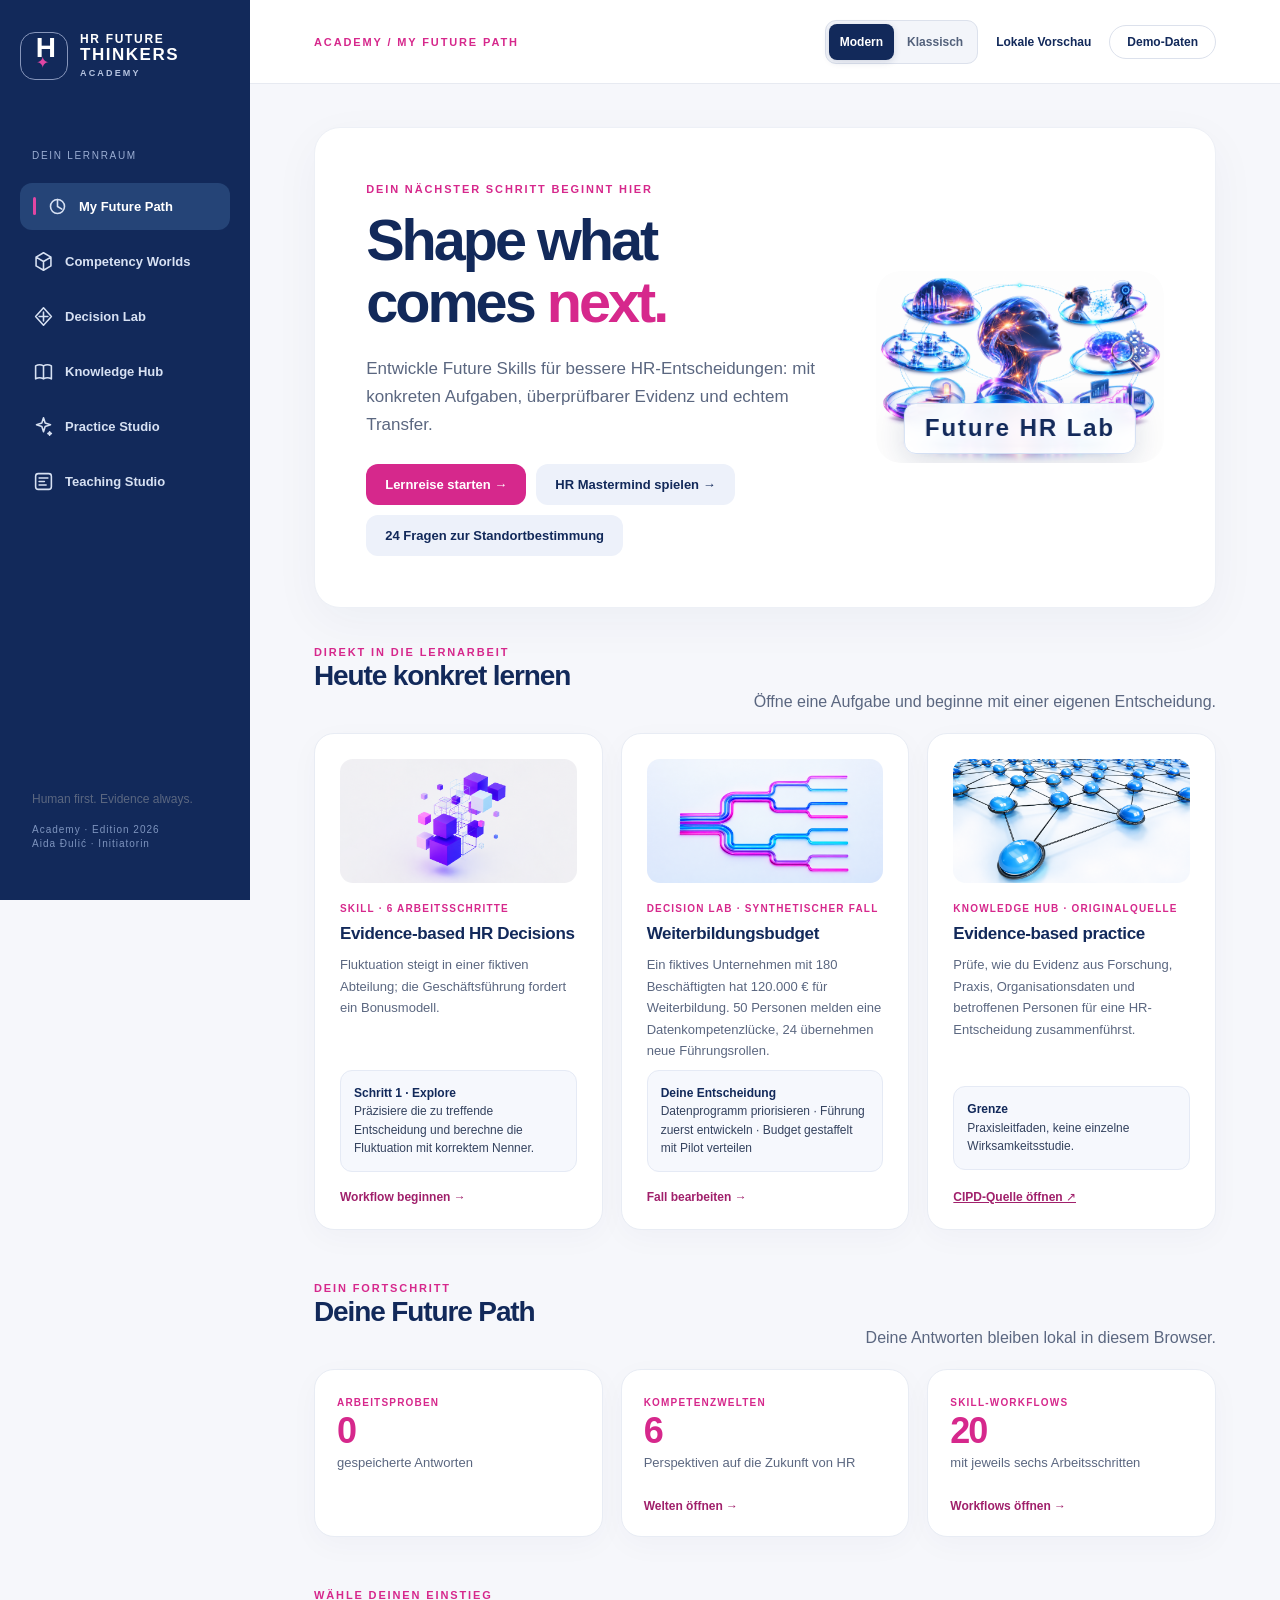
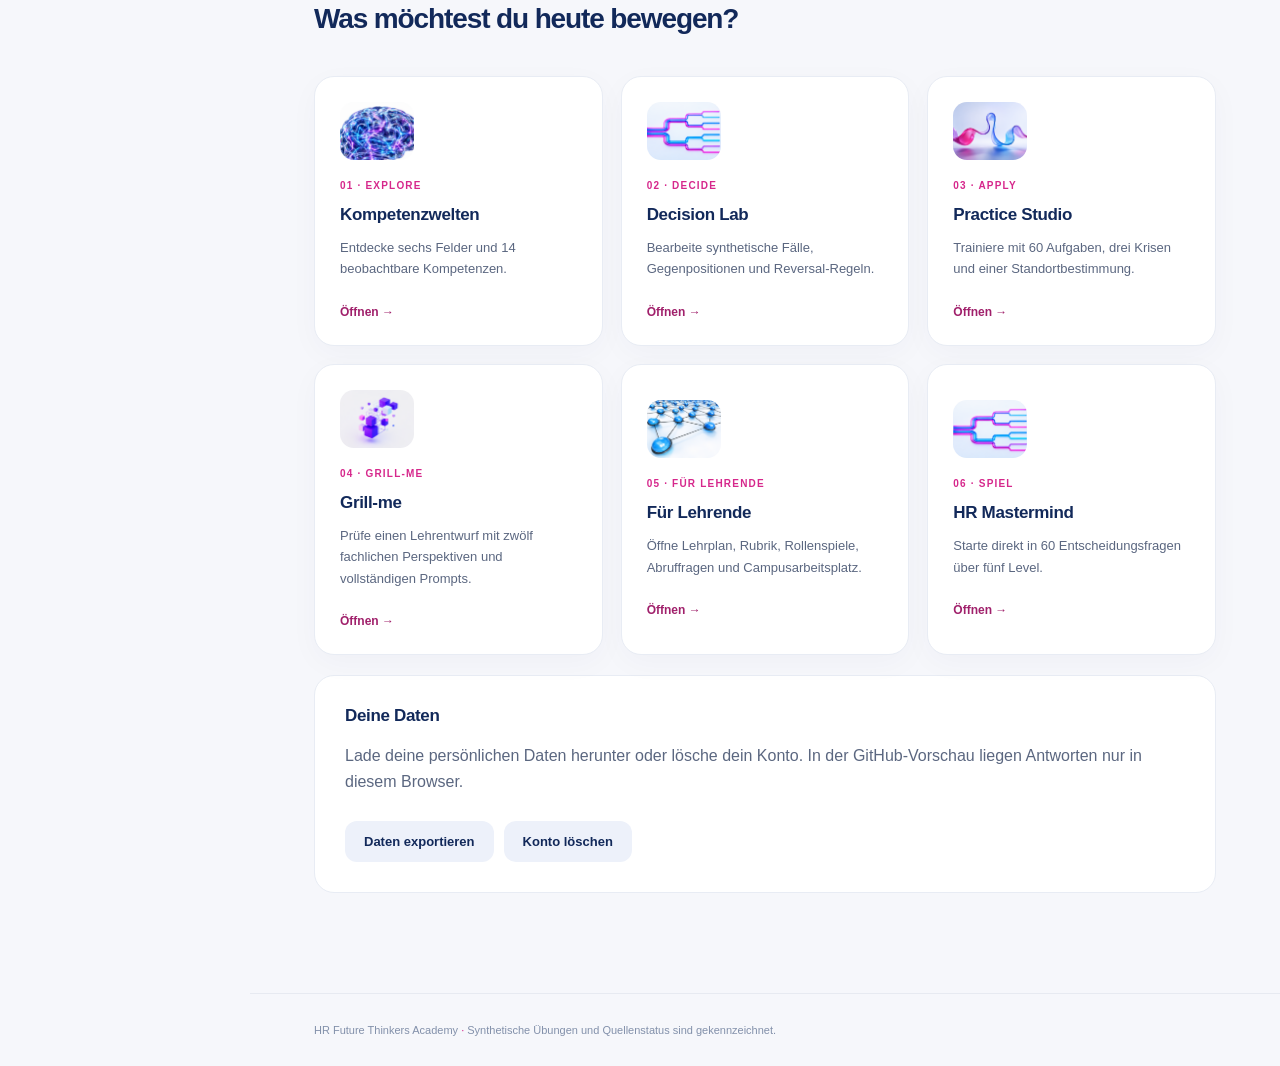
<file: index.html>
<!doctype html><html lang="de" data-static-preview="true"><head><meta charset="utf-8"><meta name="viewport" content="width=device-width,initial-scale=1"><meta name="theme-color" content="#12295a"><meta name="description" content="HR Future Thinkers Academy – evidenzbasiert lernen, entscheiden und transferieren."><title>HR Future Thinkers Academy</title><link rel="stylesheet" href="./app.css"></head><body>
<a class="skip" href="#main">Zum Inhalt springen</a><div class="shell"><aside class="sidebar" aria-label="Hauptnavigation"><a class="brand" href="#path" data-action="nav" data-id="path"><span class="brand-mark">H<span>✦</span></span><span>HR FUTURE<br><strong>THINKERS</strong><small>ACADEMY</small></span></a><p class="nav-label">DEIN LERNRAUM</p><nav id="nav"></nav><div class="side-bottom"><p>Human first. Evidence always.</p><span>Academy · Edition 2026<br>Aida Đulić · Initiatorin</span></div></aside>
<div class="workspace"><header class="topbar"><button id="menu" class="menu" aria-label="Menü öffnen">☰</button><span class="eyebrow" id="breadcrumb">ACADEMY / MY FUTURE PATH</span><div class="top-actions"><div class="theme-switch" role="group" aria-label="Design wählen"><button type="button" id="theme-modern" data-theme-choice="modern" aria-pressed="true">Modern</button><button type="button" id="theme-classic" data-theme-choice="classic" aria-pressed="false">Klassisch</button></div><span id="user-label">Gastmodus</span><button id="account" class="pill">Anmelden</button></div></header><main id="main" tabindex="-1"></main><footer>HR Future Thinkers Academy <span>·</span> Synthetische Übungen und Quellenstatus sind gekennzeichnet.</footer></div></div><div id="toast" role="status" aria-live="polite"></div><script src="./theme.js" defer></script><script type="module" src="./app.js"></script></body></html>
</file>
<file: app.css>
:root{font-family:Manrope,'Segoe UI',sans-serif;color:#12295a;background:#f6f7fb;font-synthesis:none}*{box-sizing:border-box}body{margin:0}button,input,textarea,select{font:inherit}button{cursor:pointer}a{color:inherit}a:focus-visible,button:focus-visible,input:focus-visible,textarea:focus-visible,select:focus-visible{outline:3px solid #d6288c;outline-offset:3px}.skip{position:absolute;top:-100px;z-index:99;background:#fff;padding:12px}.skip:focus{top:0}.shell{display:grid;grid-template-columns:250px 1fr;min-height:100vh}.sidebar{background:#12295a;color:#fff;padding:32px 20px;display:flex;flex-direction:column;position:sticky;top:0;height:100vh}.brand{text-decoration:none;display:flex;align-items:center;gap:12px;line-height:1.08;font-size:12px;letter-spacing:.14em;font-weight:600}.brand strong{font-size:17px;letter-spacing:.09em}.brand small{display:block;font-size:9px;letter-spacing:.24em;color:#b6c4e0;margin-top:5px}.brand-mark{display:grid;place-items:center;width:48px;height:48px;border:1px solid #8796bb;border-radius:15px;font-size:28px;font-weight:800;letter-spacing:-.14em}.brand-mark span{color:#e146a3;font-size:16px;position:relative;top:-9px;left:-3px}.nav-label{font-size:10px;letter-spacing:.17em;color:#9aadd2;margin:68px 12px 18px}.sidebar nav{display:grid;gap:8px}.sidebar nav button{background:transparent;border:0;color:#d7e1f3;text-align:left;padding:13px 13px;border-radius:12px;font-size:13px;font-weight:700;display:flex;align-items:center;gap:11px;width:100%}.sidebar nav button:hover,.sidebar nav button.active{background:#254477;color:#fff}.sidebar nav button.active:before{content:'';display:block;width:3px;height:18px;border-radius:4px;background:#e146a3}.nav-icon{width:22px;text-align:center;font-size:17px}.side-bottom{margin-top:auto;padding:18px 12px;color:#bccae4;font-size:12px}.side-bottom span{font-size:10px;letter-spacing:.1em;color:#7e94be}.workspace{min-width:0}.topbar{height:84px;background:#fff;border-bottom:1px solid #e7eaf1;display:flex;align-items:center;justify-content:space-between;padding:0 5vw}.eyebrow,.kicker{text-transform:uppercase;letter-spacing:.17em;color:#d6288c;font-size:11px;font-weight:800}.top-actions{display:flex;align-items:center;gap:18px;font-size:12px;font-weight:700}.pill{border:1px solid #dce1ec;background:#fff;color:#12295a;border-radius:50px;padding:9px 17px;font-size:12px;font-weight:800}.pill:hover{border-color:#d6288c}.menu{display:none}.workspace main{padding:43px 5vw 80px;max-width:1600px;margin:auto;min-height:calc(100vh - 140px)}h1,h2,h3,p{margin-top:0}h1{font-size:clamp(34px,4.5vw,62px);line-height:1.08;letter-spacing:-.052em;margin:12px 0 21px;font-weight:800}h2{font-size:28px;letter-spacing:-.04em}h3{font-size:17px;letter-spacing:-.02em}p{line-height:1.65;color:#5b6780}.lead{font-size:17px;max-width:650px}.hero{display:grid;grid-template-columns:1.25fr .75fr;gap:30px;align-items:center;background:#fff;border:1px solid #edf0f6;border-radius:26px;padding:clamp(26px,4vw,58px);box-shadow:0 14px 48px #13285a0b}.hero-art{min-height:285px;border-radius:24px;background:radial-gradient(circle at 62% 46%,#f3c4df 0 5%,transparent 6%),radial-gradient(circle at 55% 50%,#e8d1f1 0 17%,transparent 18%),radial-gradient(circle at 50% 50%,#dce5fb 0 33%,transparent 34%),linear-gradient(145deg,#f7f3fd,#eef3fd);display:grid;place-items:center;position:relative;overflow:hidden}.hero-art:before,.hero-art:after{content:'';position:absolute;border:1px solid #b7c5e8;border-radius:50%;width:230px;height:230px;transform:rotate(40deg) scaleX(1.6)}.hero-art:after{transform:rotate(-35deg) scaleX(1.6);border-color:#dab9db}.hero-art strong{font-size:100px;color:#12295a;z-index:1;letter-spacing:-.18em;padding-right:20px}.hero-art em{color:#d6288c;font-style:normal}.actions{display:flex;flex-wrap:wrap;gap:10px;margin-top:25px}.primary,.secondary{border:0;border-radius:12px;padding:13px 19px;font-size:13px;font-weight:800}.primary{background:#d6288c;color:white}.primary:hover{background:#b0116f}.secondary{background:#edf1fa;color:#12295a}.secondary:hover{background:#dce5f6}.section-head{display:flex;justify-content:space-between;align-items:end;gap:20px;margin:48px 0 18px}.section-head p{margin:0}.grid{display:grid;grid-template-columns:repeat(3,minmax(0,1fr));gap:18px}.grid.two{grid-template-columns:repeat(2,minmax(0,1fr))}.card{background:#fff;border:1px solid #e8ecf4;border-radius:20px;padding:25px;box-shadow:0 8px 30px #13285a08}.card p{font-size:13px}.card .tag,.tag{font-size:10px;text-transform:uppercase;letter-spacing:.12em;font-weight:800;color:#d6288c}.card h3{margin:12px 0}.card button.link{border:0;background:none;color:#b0116f;font-size:12px;font-weight:800;padding:0}.card button.link:hover{text-decoration:underline}.world-art{width:52px;height:52px;border-radius:17px;background:linear-gradient(135deg,#dbe7fa,#f6dbe9);display:grid;place-items:center;color:#d6288c;font-size:25px}.world-art.horizon:before{content:'◉'}.world-art.orbit:before{content:'✧'}.world-art.grid:before{content:'▦'}.world-art.prism:before{content:'◇'}.world-art.signal:before{content:'⌁'}.world-art.compass:before{content:'✦'}.panel{background:#fff;border:1px solid #e8ecf4;border-radius:20px;padding:30px;margin:20px 0}.row{display:flex;gap:12px;align-items:center;flex-wrap:wrap}.muted{color:#6a758c;font-size:12px}.status{border-radius:30px;background:#f8e6f1;color:#a61f6d;font-weight:800;font-size:10px;padding:6px 10px}.steps{display:grid;grid-template-columns:repeat(6,1fr);gap:7px;margin:27px 0}.steps button{border:1px solid #dbe2f0;border-radius:10px;background:#fff;padding:11px 5px;color:#516180;font-size:10px;font-weight:700}.steps button.active{background:#12295a;color:#fff}.steps button.done{border-color:#d6288c}.field{display:grid;gap:8px;margin:14px 0}.field label{font-size:12px;font-weight:800}.field input,.field textarea,.field select,select.filter{width:100%;border:1px solid #cfd7e6;border-radius:11px;padding:12px 14px;background:#fff;color:#12295a}.field textarea{min-height:125px;resize:vertical}.filter{max-width:290px}.divider{border:0;border-top:1px solid #e8ecf4;margin:25px 0}.number{font-size:36px;font-weight:800;letter-spacing:-.06em;color:#d6288c}.stat{padding:22px}.stack{display:grid;gap:12px}.choice{display:block;width:100%;border:1px solid #dce3f0;background:#fff;color:#12295a;padding:15px;border-radius:12px;text-align:left;margin:8px 0}.choice:hover,.choice.selected{border-color:#d6288c;background:#fff8fc}.source{word-break:break-word;color:#a0206b;font-size:12px}.notice{border-left:3px solid #d6288c;background:#fff3f9;padding:14px 17px;border-radius:0 10px 10px 0;color:#5b4765;font-size:12px}.empty{background:#fff;border:1px dashed #cbd4e7;border-radius:18px;padding:30px;text-align:center}.mini{font-size:11px;color:#6b7690}.list{display:grid;gap:10px}.list button{width:100%;border:1px solid #e0e5ef;background:#fff;border-radius:12px;text-align:left;padding:16px;color:#12295a;font-weight:700}.list button:hover{border-color:#d6288c}footer{padding:30px 5vw;color:#8290aa;font-size:11px;border-top:1px solid #e7eaf1}footer span{color:#d6288c}#toast{position:fixed;bottom:24px;right:24px;background:#12295a;color:#fff;padding:14px 20px;border-radius:12px;box-shadow:0 10px 30px #0002;display:none;max-width:360px;font-size:13px;z-index:10}@media(max-width:1100px){.grid{grid-template-columns:repeat(2,1fr)}.hero{grid-template-columns:1fr}.hero-art{min-height:200px}}@media(max-width:760px){.shell{display:block}.sidebar{position:fixed;z-index:20;width:250px;transform:translateX(-100%);transition:transform .2s}.sidebar.open{transform:none}.menu{display:block;border:0;background:none;color:#12295a;font-size:22px}.topbar{padding:0 20px;height:68px}.eyebrow{display:none}.workspace main{padding:25px 18px 50px}.grid,.grid.two{grid-template-columns:1fr}.hero{padding:26px}.hero-art{min-height:170px}.section-head{align-items:start;flex-direction:column}.steps{grid-template-columns:repeat(3,1fr)}.top-actions{gap:8px}#user-label{display:none}}

.nav-icon{width:21px;height:21px;flex:none;display:block}.hero-art{min-height:0;background:none;display:block}.hero-art::before,.hero-art::after{display:none}.hero-art img{display:block;width:100%;height:auto;border-radius:24px}.world-illustration{display:block;width:100%;height:auto;aspect-ratio:540/320;object-fit:cover;border-radius:15px;margin-bottom:22px}.world-badge{display:block;width:74px;height:58px;object-fit:cover;border-radius:14px;margin-bottom:15px}.world-detail-art{display:block;width:min(100%,540px);height:auto;border-radius:20px;margin:24px 0 8px}.card:has(.world-illustration){padding:16px 16px 25px}.card:has(.world-illustration)>.tag,.card:has(.world-illustration)>h3,.card:has(.world-illustration)>p,.card:has(.world-illustration)>button{margin-left:9px;margin-right:9px}
.featured{margin-top:34px}.featured .section-head{margin:0 0 18px}.featured-grid{align-items:stretch}.featured-card{display:flex;flex-direction:column;gap:8px}.featured-card>img{width:100%;aspect-ratio:16/8.4;object-fit:cover;border-radius:13px;margin-bottom:9px}.featured-card h3{margin:2px 0}.featured-card p{margin:0}.featured-card .prompt{background:#f6f8fd;border:1px solid #e5eaf5;border-radius:12px;padding:13px;color:#34425e;font-size:12px;line-height:1.55;margin-top:auto}.featured-card .prompt strong{color:#12295a}.featured-card .primary{align-self:flex-start;margin-top:8px}.featured-link{display:inline-block;margin-top:12px;font-weight:800}.featured-card .tag{margin-top:3px}
.card-action{display:block;width:100%;height:100%;text-align:left;color:inherit;font:inherit;cursor:pointer;transition:transform .16s ease,border-color .16s ease,box-shadow .16s ease}.card-action:hover{transform:translateY(-3px);border-color:#d6288c;box-shadow:0 16px 36px #13285a18}.card-action:focus-visible{outline:3px solid #d6288c;outline-offset:3px}.card-action h3,.card-action p{pointer-events:none}.card-cta{display:inline-block;color:#a0206b;font-size:12px;font-weight:800;margin-top:12px}.featured-card.card-action{display:flex}.featured-card.card-action .card-cta{margin-top:10px}.stat.card-action{height:auto}
.learning-library{margin-bottom:44px}.content-list{color:#34425e;line-height:1.65;padding-left:1.35rem}.content-list li{margin:.55rem 0}.content-details{border:1px solid #e2e6f0;border-radius:13px;padding:15px 18px;margin:12px 0;background:#fff}.content-details summary{cursor:pointer;font-weight:800;color:#12295a}.content-details summary:focus-visible{outline:3px solid #d6288c;outline-offset:3px}.content-details p{margin:14px 0 0}.content-details textarea,#original-prompt{display:block;width:100%;min-height:130px;margin-top:12px;padding:14px;border:1px solid #cfd7e6;border-radius:11px;background:#f7f9fd;color:#12295a;resize:vertical;line-height:1.55}.learning-library .card p{margin-top:12px}.learning-library .grid.two .card{height:auto}#feedback:not([hidden]){margin-top:20px}


.hero-art-title{position:absolute;left:50%;bottom:5%;transform:translateX(-50%);display:block;white-space:nowrap;padding:10px 20px;border:1px solid #d4e0f3;border-radius:12px;background:rgba(255,255,255,.92);box-shadow:0 8px 30px #12295a26;color:#12295a;font-size:clamp(16px,2vw,24px);font-weight:900;letter-spacing:.08em;line-height:1.2;text-align:center;backdrop-filter:blur(8px)}@media(max-width:760px){.hero-art-title{padding:8px 12px;font-size:clamp(13px,4vw,18px);bottom:3%}}

/* The two presentations share the same HTML, content catalog, and application state. */
.theme-switch{display:inline-flex;gap:2px;padding:3px;border:1px solid #dce1ec;border-radius:11px;background:#f3f5fa}
.theme-switch button{min-height:36px;padding:6px 11px;border:0;border-radius:8px;background:transparent;color:#53617b;font-size:12px;font-weight:800}
.theme-switch button[aria-pressed="true"]{background:#12295a;color:#fff;box-shadow:0 2px 7px #12295a26}
.theme-switch button:focus-visible{outline:3px solid #d6288c;outline-offset:2px}

html[data-theme="classic"]{font-family:Georgia,'Times New Roman',serif;color:#24344d;background:#f7f6f2}
html[data-theme="classic"] .shell{display:block;min-height:100vh}
html[data-theme="classic"] .sidebar{position:relative;top:auto;width:100%;height:auto;padding:17px max(24px,calc((100vw - 1220px)/2));display:flex;flex-direction:row;align-items:center;gap:38px;background:#fff;color:#203657;border-bottom:2px solid #203657}
html[data-theme="classic"] .brand{flex:none;color:#203657;font-family:'Segoe UI',sans-serif}
html[data-theme="classic"] .brand small{color:#60718b}
html[data-theme="classic"] .brand-mark{border-color:#8496af}
html[data-theme="classic"] .nav-label,html[data-theme="classic"] .side-bottom{display:none}
html[data-theme="classic"] .sidebar nav{display:flex;flex:1;min-width:0;gap:2px;overflow-x:auto}
html[data-theme="classic"] .sidebar nav button{flex:none;width:auto;white-space:nowrap;padding:10px 11px;color:#314566;border-radius:3px;font-family:'Segoe UI',sans-serif;font-size:12px}
html[data-theme="classic"] .sidebar nav button:hover,html[data-theme="classic"] .sidebar nav button.active{background:#edf1f6;color:#172e50}
html[data-theme="classic"] .sidebar nav button.active:before{display:none}
html[data-theme="classic"] .topbar{max-width:1320px;margin:auto;padding:0 5vw;height:68px;background:#f7f6f2;border-bottom:1px solid #d9dfe7}
html[data-theme="classic"] .workspace main{max-width:1320px;padding:38px 5vw 75px}
html[data-theme="classic"] h1,html[data-theme="classic"] h2,html[data-theme="classic"] h3{font-family:Georgia,'Times New Roman',serif;letter-spacing:-.025em;color:#203657}
html[data-theme="classic"] h1{font-size:clamp(33px,4vw,54px);line-height:1.15}
html[data-theme="classic"] h2{font-size:clamp(24px,2.5vw,32px)}
html[data-theme="classic"] p{color:#536176}
html[data-theme="classic"] .hero{grid-template-columns:1fr .8fr;border:1px solid #dce1e8;border-radius:4px;box-shadow:none;padding:clamp(25px,4vw,50px)}
html[data-theme="classic"] .hero-art img,html[data-theme="classic"] .world-illustration,html[data-theme="classic"] .world-detail-art,html[data-theme="classic"] .featured-card>img{border-radius:3px}
html[data-theme="classic"] .hero-art-title{font-family:Georgia,'Times New Roman',serif;border-radius:3px;letter-spacing:.025em}
html[data-theme="classic"] .card,html[data-theme="classic"] .panel,html[data-theme="classic"] .content-details{border-color:#dce1e8;border-radius:4px;box-shadow:none}
html[data-theme="classic"] .card-action:hover{transform:none;border-color:#456486;box-shadow:0 3px 15px #20365712}
html[data-theme="classic"] .primary,html[data-theme="classic"] .secondary,html[data-theme="classic"] .pill{border-radius:3px;font-family:'Segoe UI',sans-serif}
html[data-theme="classic"] .primary{background:#203657}
html[data-theme="classic"] .primary:hover{background:#324d74}
html[data-theme="classic"] .secondary{background:#e8edf3}
html[data-theme="classic"] .tag,html[data-theme="classic"] .kicker,html[data-theme="classic"] .eyebrow{color:#385a80}
html[data-theme="classic"] .number{color:#203657}
html[data-theme="classic"] .theme-switch{background:#e8ebef;border-color:#cdd4dd;border-radius:4px}
html[data-theme="classic"] .theme-switch button{border-radius:2px}
html[data-theme="classic"] footer{max-width:1320px;margin:auto}
@media(max-width:1100px){html[data-theme="classic"] .hero{grid-template-columns:1fr}}
@media(max-width:760px){html[data-theme="classic"] .sidebar{position:relative;transform:none;width:100%;height:auto;display:block;padding:14px 18px}html[data-theme="classic"] .sidebar nav{margin-top:12px}html[data-theme="classic"] .menu{display:none}html[data-theme="classic"] .topbar{padding:0 18px}html[data-theme="classic"] .workspace main{padding:28px 18px 50px}html[data-theme="classic"] .hero{padding:22px}.top-actions{gap:8px}.theme-switch button{padding:6px 8px}}
</file>
